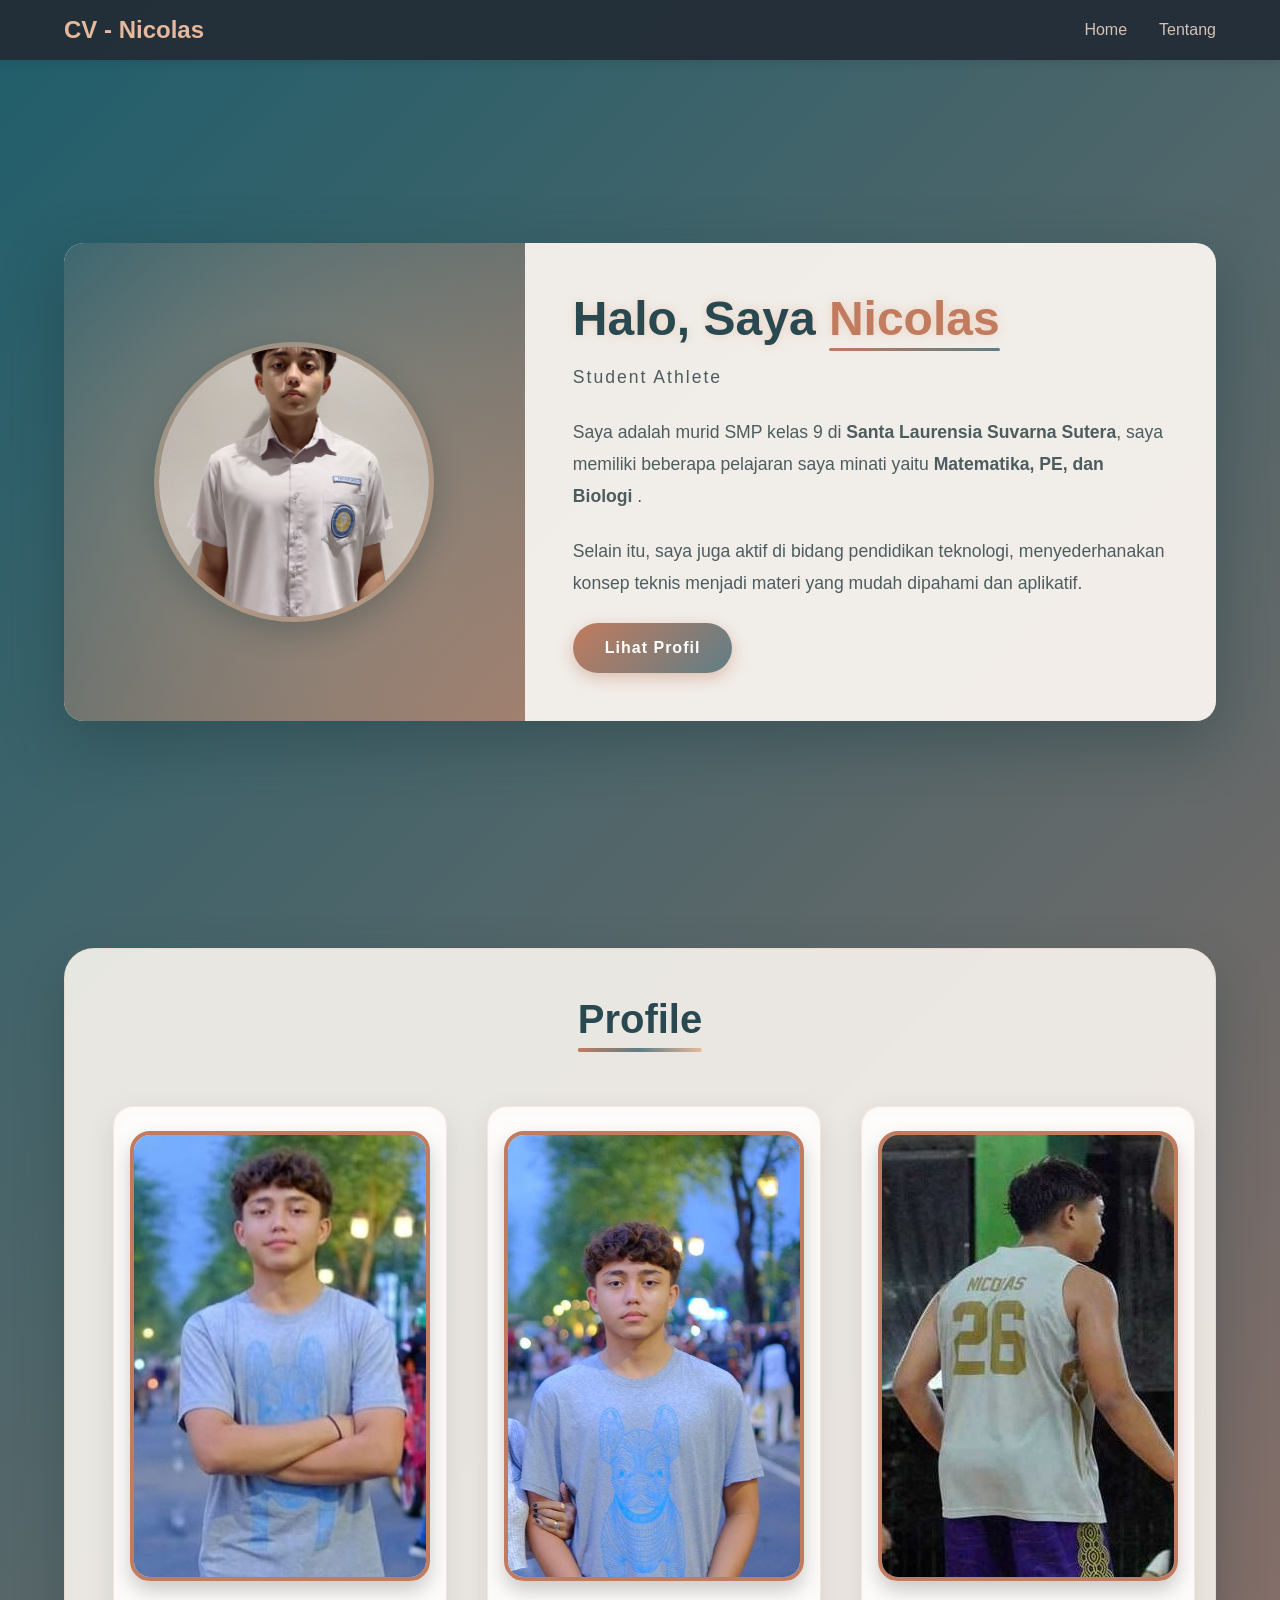
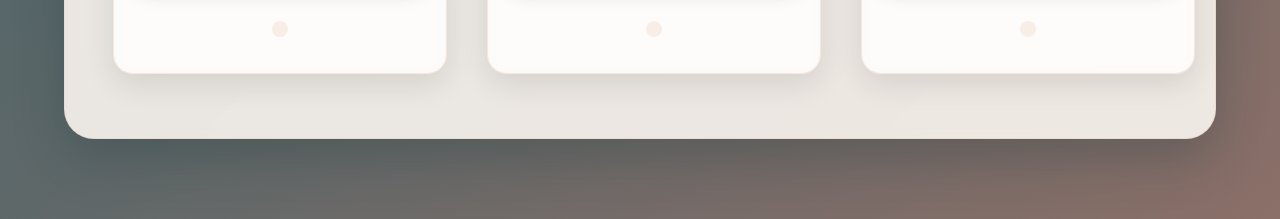
<file: index.html>
<!DOCTYPE html>
<html lang="id">
<head>
    <meta charset="UTF-8">
    <meta name="viewport" content="width=device-width, initial-scale=1.0">
    <title>CV - Nicolas</title>
    <link rel="stylesheet" href="style.css">
</head>
<body>

    <nav class="navbar">
        <div class="logo">CV - Nicolas</div>
        <ul>
            <li><a href="index.html" class="active">Home</a></li>
            <li><a href="Tentang.html">Tentang</a></li>
        </ul>
    </nav>

    <section class="hero">
        <div class="container">
            <div class="left">
                <img src="Image_3.jpeg" alt="">
            </div>
            <div class="right">
                <h1>Halo, Saya <span>Nicolas</span></h1>
                <p class="subtitle">Student Athlete</p>
                <p>
                    Saya adalah murid SMP kelas 9 di <strong>Santa Laurensia Suvarna Sutera</strong>, saya
                    memiliki beberapa pelajaran saya minati yaitu <strong>Matematika, PE, dan Biologi</strong>
                    .
                </p>
                <p>
                    Selain itu, saya juga aktif di bidang pendidikan teknologi,
                    menyederhanakan konsep teknis menjadi materi yang mudah dipahami
                    dan aplikatif.
                </p>
                <a href="#" class="btn">Lihat Profil</a>
            </div>
        </div>
    </section>

    <section class="profile-section">
        <div class="profile-container">
            <h2 class="profile-title">Profile</h2>
            <div class="photo-grid">
                <div class="photo-card">
                    <div class="photo-frame">
                        <img src="Image_0.jpeg" alt="Guard Tribe Photo">
                    </div>
                    <p class="photo-label"></p>
                </div>
                
                <div class="photo-card">
                    <div class="photo-frame">
                        <img src="Image_1.jpeg" class="slot-image" alt="Nicolas 26 Photo">
                    </div>
                    <p class="photo-label"></p>
                </div>
                
                <div class="photo-card">
                    <div class="photo-frame">
                        <img src="Image_2.jpeg" alt="Social Media Photo">
                    </div>
                    <p class="photo-label"></p>
                </div>
            </div>
        </div>
    </section>

</body>

</html>
</file>
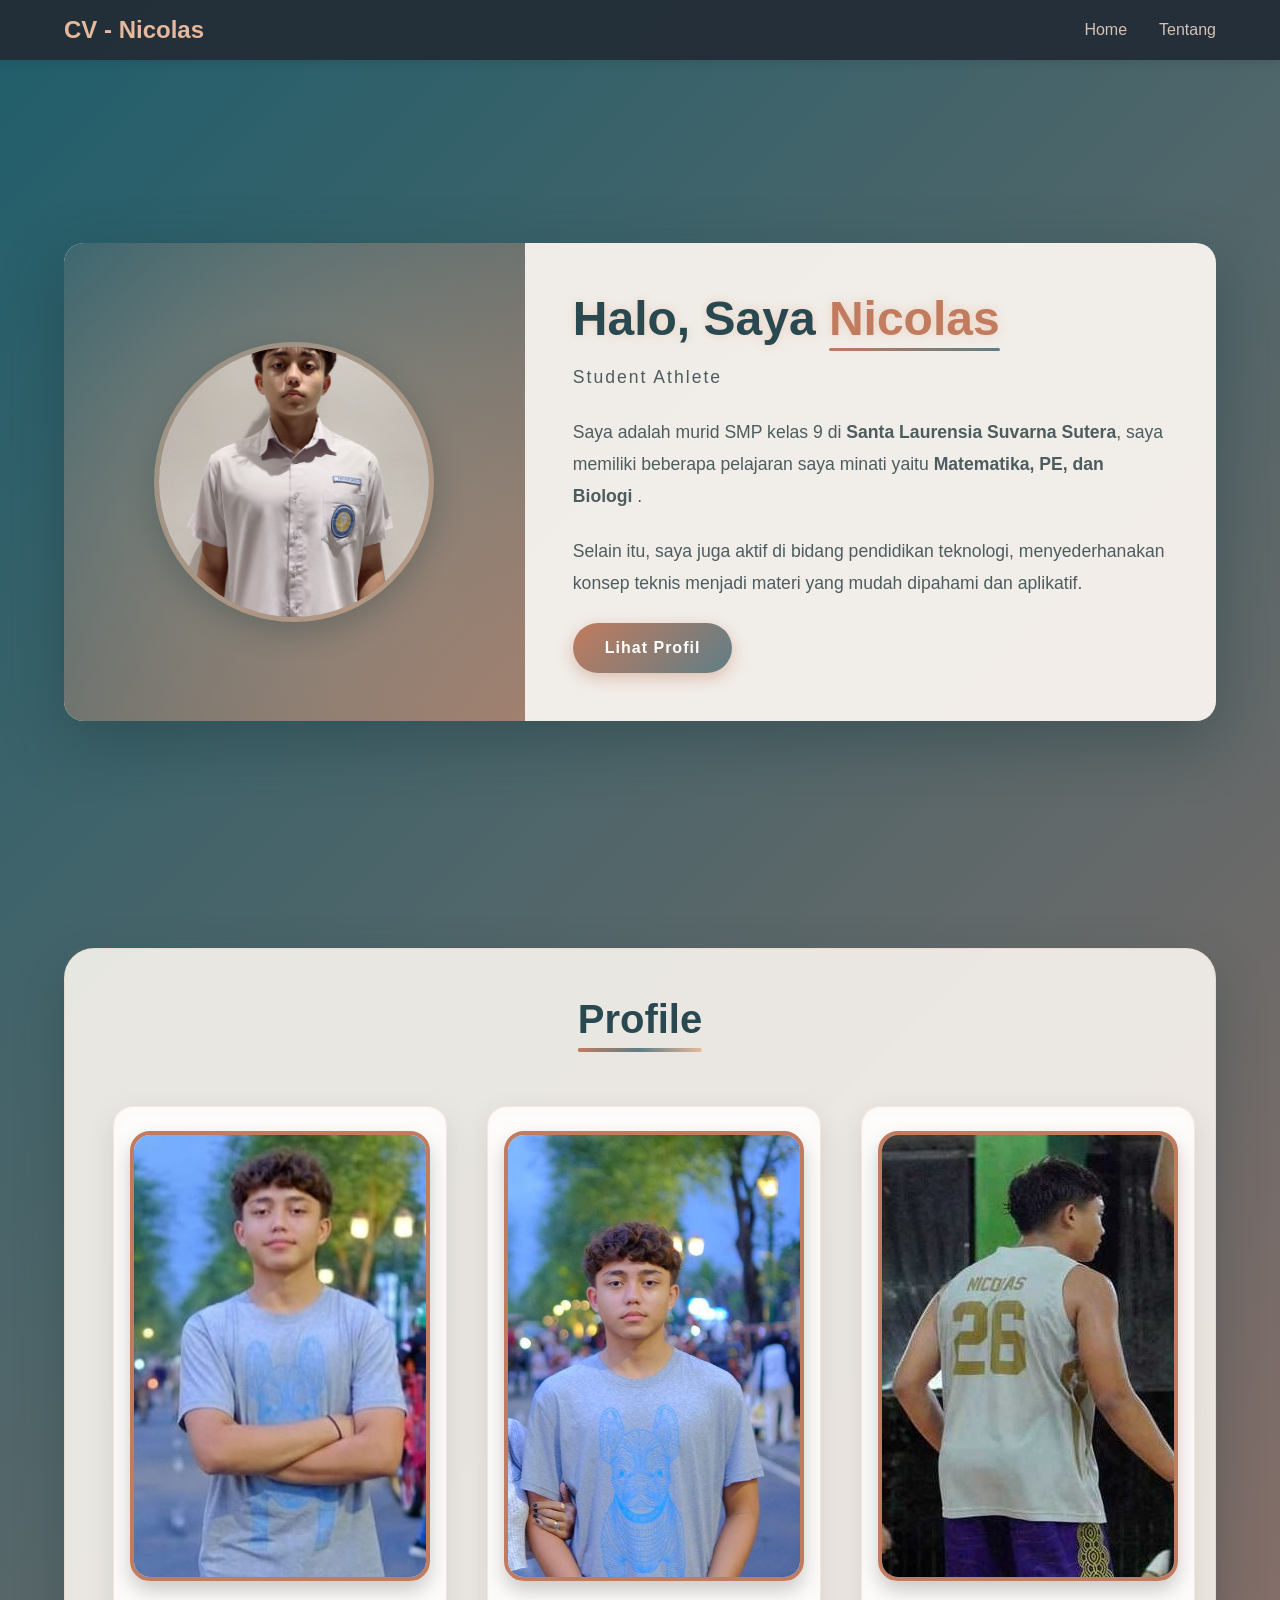
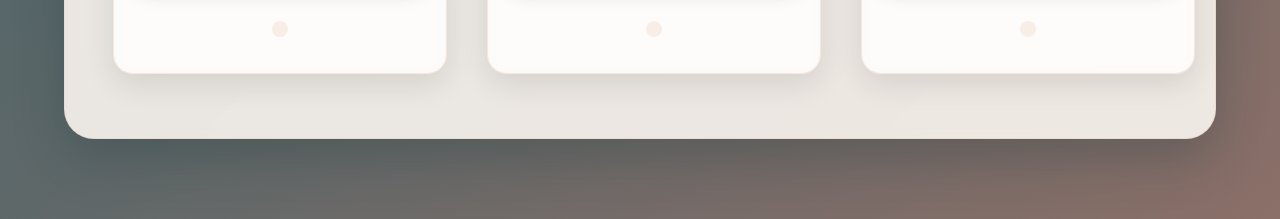
<file: home.html>
<!DOCTYPE html>
<html lang="id">
<head>
    <meta charset="UTF-8">
    <meta name="viewport" content="width=device-width, initial-scale=1.0">
    <title>CV - Nicolas</title>
    <link rel="stylesheet" href="style.css">
</head>
<body>

    <nav class="navbar">
        <div class="logo">CV - Nicolas</div>
        <ul>
            <li><a href="Home.html" class="active">Home</a></li>
            <li><a href="Tentang.html">Tentang</a></li>
        </ul>
    </nav>

    <section class="hero">
        <div class="container">
            <div class="left">
                <img src="Image_3.jpeg" alt="">
            </div>
            <div class="right">
                <h1>Halo, Saya <span>Nicolas</span></h1>
                <p class="subtitle">Student Athlete</p>
                <p>
                    Saya adalah murid SMP kelas 9 di <strong>Santa Laurensia Suvarna Sutera</strong>, saya
                    memiliki beberapa pelajaran saya minati yaitu <strong>Matematika, PE, dan Biologi</strong>
                    .
                </p>
                <p>
                    Selain itu, saya juga aktif di bidang pendidikan teknologi,
                    menyederhanakan konsep teknis menjadi materi yang mudah dipahami
                    dan aplikatif.
                </p>
                <a href="#" class="btn">Lihat Profil</a>
            </div>
        </div>
    </section>

    <section class="profile-section">
        <div class="profile-container">
            <h2 class="profile-title">Profile</h2>
            <div class="photo-grid">
                <div class="photo-card">
                    <div class="photo-frame">
                        <img src="Image_0.jpeg" alt="Guard Tribe Photo">
                    </div>
                    <p class="photo-label"></p>
                </div>
                
                <div class="photo-card">
                    <div class="photo-frame">
                        <img src="Image_1.jpeg" class="slot-image" alt="Nicolas 26 Photo">
                    </div>
                    <p class="photo-label"></p>
                </div>
                
                <div class="photo-card">
                    <div class="photo-frame">
                        <img src="Image_2.jpeg" alt="Social Media Photo">
                    </div>
                    <p class="photo-label"></p>
                </div>
            </div>
        </div>
    </section>

</body>
</html>
</file>
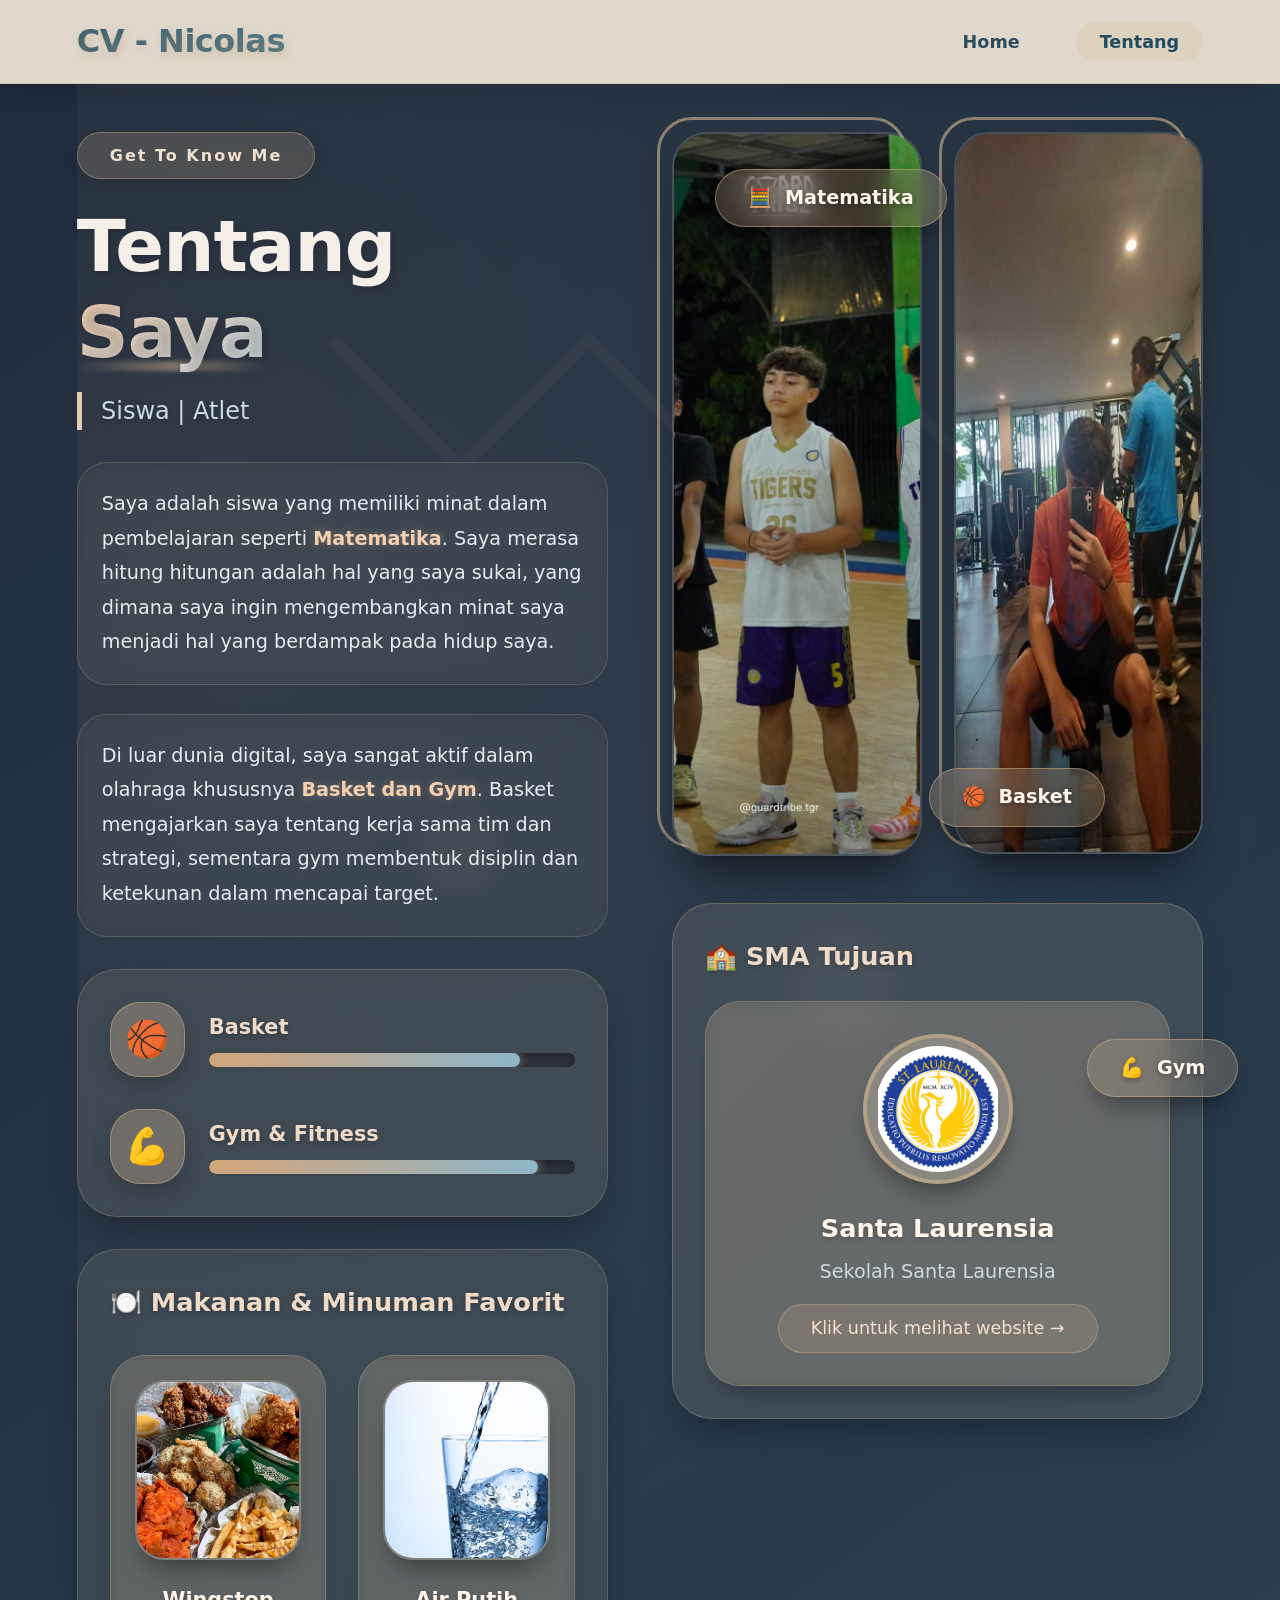
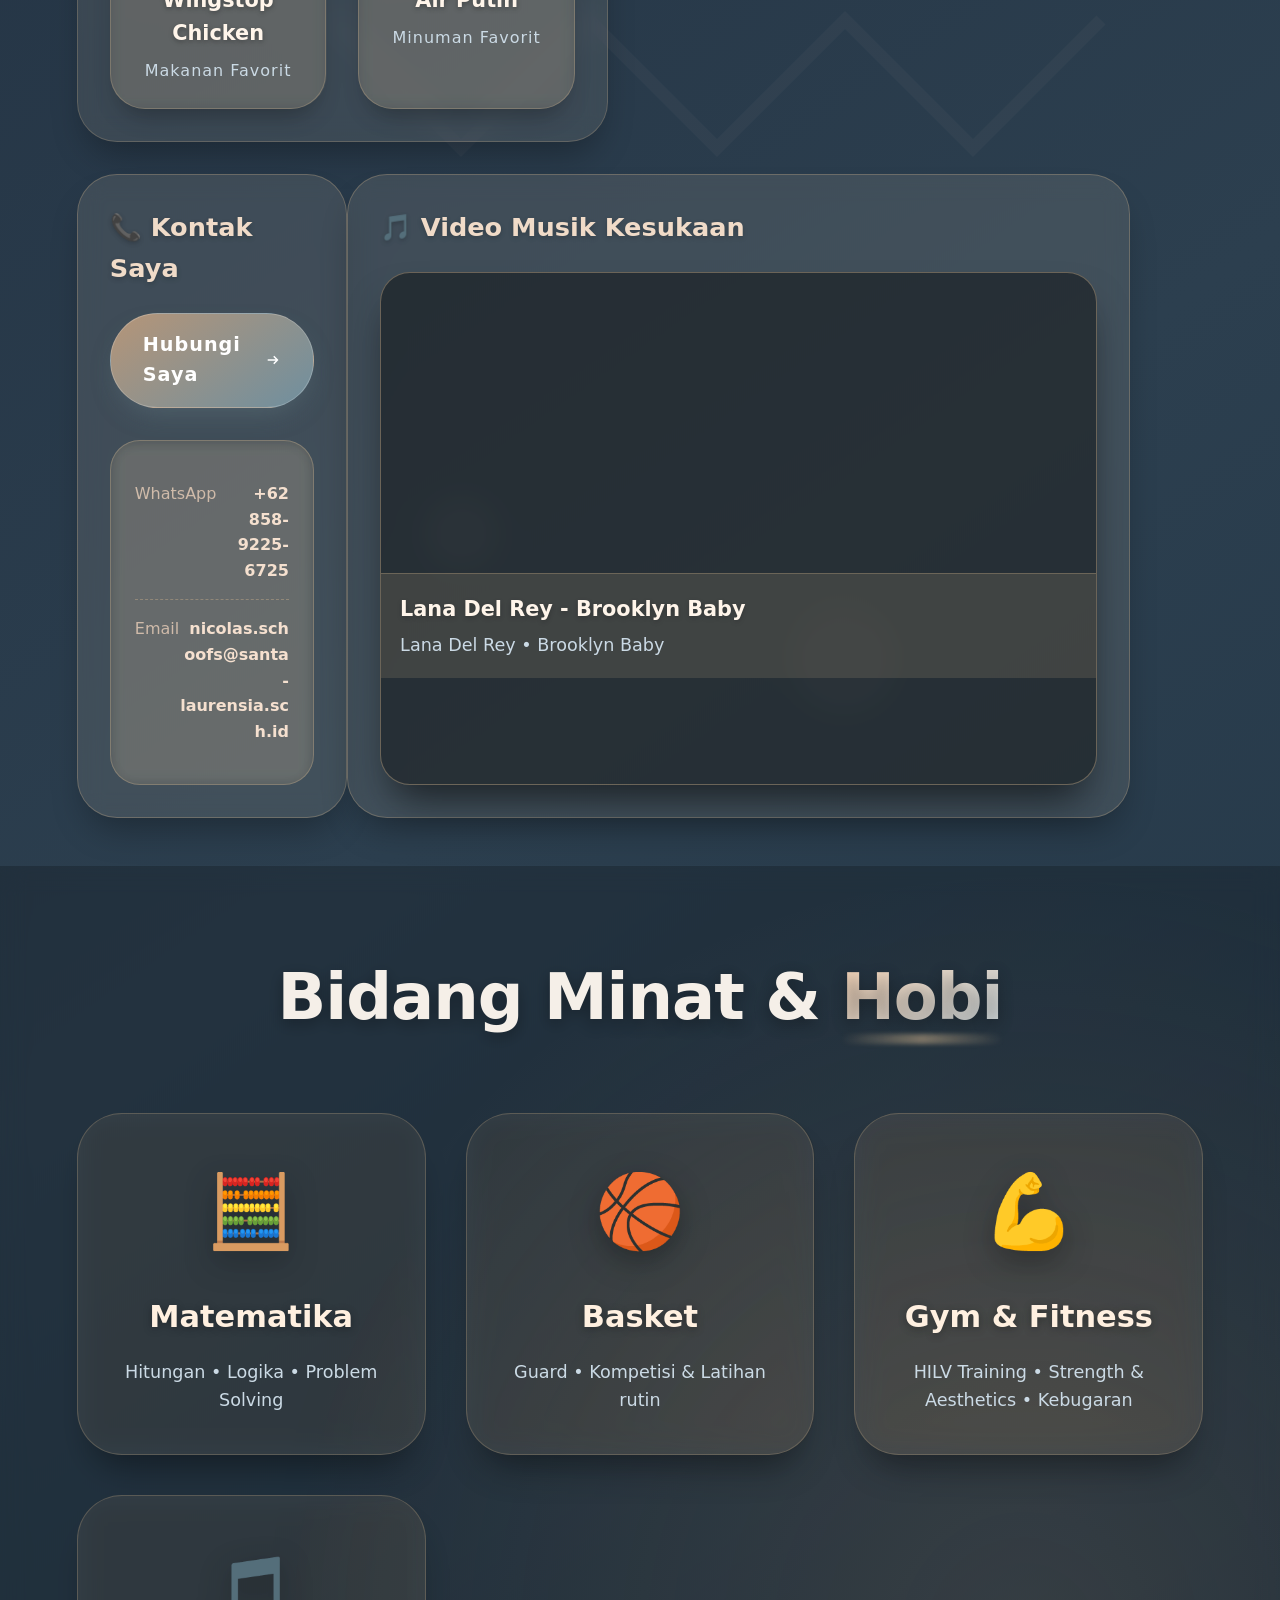
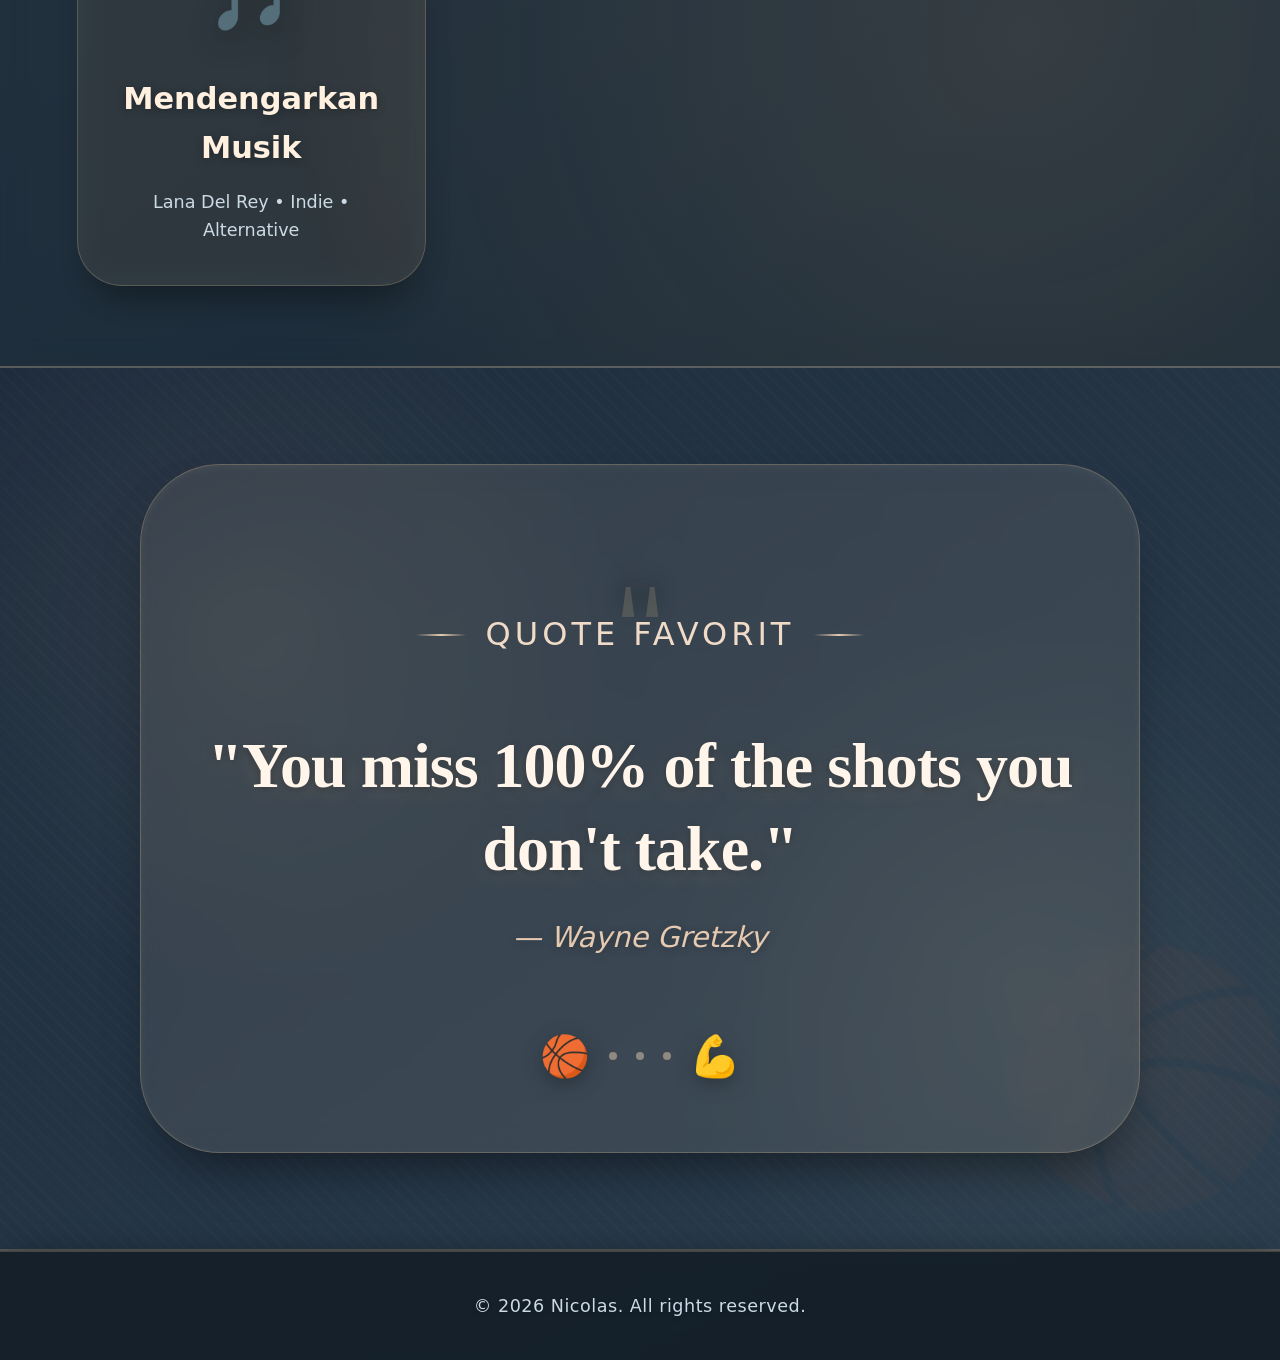
<file: Tentang.html>
<!DOCTYPE html>
<html lang="id">
<head>
    <meta charset="UTF-8">
    <meta name="viewport" content="width=device-width, initial-scale=1.0">
    <title>Tentang - Nicolas</title>
    <link rel="stylesheet" href="style-Tentang.css">
</head>
<body>

    <!-- ===== NAVBAR ===== -->
    <nav class="navbar">
        <div class="logo">CV - Nicolas</div>
        <ul>
            <li><a href="index.html">Home</a></li>
            <li><a href="Tentang.html" class="active">Tentang</a></li>
        </ul>
    </nav>

    <!-- ===== ABOUT HERO SECTION ===== -->
    <section class="about-hero">
        <div class="about-container">
            <!-- LEFT CONTENT -->
            <div class="about-left">
                <div class="profile-badge">
                    <span class="badge">Get To Know Me</span>
                </div>
                <h1>Tentang <span class="highlight">Saya</span></h1>
                <p class="about-subtitle">Siswa | Atlet</p>
                
                <div class="about-description">
                    <p>
                        Saya adalah siswa yang memiliki minat dalam pembelajaran seperti <strong>Matematika</strong>.
                        Saya merasa hitung hitungan adalah hal yang saya sukai, yang dimana saya ingin mengembangkan minat saya
                        menjadi hal yang berdampak pada hidup saya.
                    </p>
                    <p>
                        Di luar dunia digital, saya sangat aktif dalam olahraga khususnya 
                        <strong>Basket dan Gym</strong>. Basket mengajarkan saya tentang kerja sama tim dan strategi,
                        sementara gym membentuk disiplin dan ketekunan dalam mencapai target.
                    </p>
                </div>

                <!-- SPORT STATS -->
                <div class="sport-stats">
                    <div class="sport-item">
                        <div class="sport-icon">🏀</div>
                        <div class="sport-detail">
                            <h4>Basket</h4>
                            <div class="progress-bar">
                                <div class="progress" style="width: 85%"></div>
                            </div>
                        </div>
                    </div>
                    
                    <div class="sport-item">
                        <div class="sport-icon">💪</div>
                        <div class="sport-detail">
                            <h4>Gym & Fitness</h4>
                            <div class="progress-bar">
                                <div class="progress" style="width: 90%"></div>
                            </div>
                        </div>
                    </div>
                </div>

                <!-- MAKANAN & MINUMAN FAVORIT -->
                <div class="favorites-section">
                    <h3>🍽️ Makanan & Minuman Favorit</h3>
                    <div class="favorites-grid">
                        <div class="favorite-item">
                            <div class="favorite-image">
                                <img src="wingstop.jpg" alt="Wingstop Chicken" onerror="this.src='https://via.placeholder.com/200/00d2ff/ffffff?text=Wingstop'">
                            </div>
                            <div class="favorite-label">
                                <span class="favorite-name">Wingstop Chicken</span>
                                <span class="favorite-category">Makanan Favorit</span>
                            </div>
                        </div>
                        
                        <div class="favorite-item">
                            <div class="favorite-image">
                                <img src="air.jpg" alt="Air Putih" onerror="this.src='https://via.placeholder.com/200/3a7bd5/ffffff?text=Air'">
                            </div>
                            <div class="favorite-label">
                                <span class="favorite-name">Air Putih</span>
                                <span class="favorite-category">Minuman Favorit</span>
                            </div>
                        </div>
                    </div>
                </div>

                <!-- CONTACT & VIDEO ROW (SIDE BY SIDE) -->
                <div class="contact-video-row">
                    <!-- CONTACT SECTION -->
                    <div class="contact-section">
                        <h3>📞 Kontak Saya</h3>
                        <div class="contact-wrapper">
                            <a href="#" class="about-btn">
                                <span>Hubungi Saya</span>
                                <svg width="24" height="24" viewBox="0 0 20 20" fill="none">
                                    <path d="M4.16666 10H15.8333M15.8333 10L11.6667 5.83334M15.8333 10L11.6667 14.1667" stroke="currentColor" stroke-width="2" stroke-linecap="round" stroke-linejoin="round"/>
                                </svg>
                            </a>

                            <div class="contact-table">
                                <div class="contact-row">
                                    <span class="contact-label">WhatsApp</span>
                                    <span class="contact-value">+62 858-9225-6725</span>
                                </div>
                                <div class="contact-row">
                                    <span class="contact-label">Email</span>
                                    <span class="contact-value">nicolas.schoofs@santa-laurensia.sch.id</span>
                                </div>
                            </div>
                        </div>
                    </div>

       
    
                    <div class="music-section">
                        <h3>🎵 Video Musik Kesukaan</h3>
                        <div class="video-container">
                            <iframe 
                                width="560" 
                                height="315" 
                                src="https://youtu.be/T5xcnjAG8pE?si=_df_gfmW5Kv8Nriw" 
                                title="Lana Del Rey - Brooklyn Baby" 
                                frameborder="0" 
                                allow="accelerometer; autoplay; clipboard-write; encrypted-media; gyroscope; picture-in-picture; web-share" 
                                referrerpolicy="strict-origin-when-cross-origin" 
                                allowfullscreen>
                            </iframe>
                            <div class="video-info">
                                <h4>
                               <a href="https://youtu.be/T5xcnjAG8pE?si=_df_gfmW5Kv8Nriw" 
                             target="_blank" 
                             rel="noopener noreferrer"
                             style="text-decoration: none; color: inherit;">
                         Lana Del Rey - Brooklyn Baby
                       </a>
                   </h4>
                 <p>Lana Del Rey • Brooklyn Baby</p>
        
                            </div>
                        </div>
                    </div>
                </div>
            </div>

            <!-- RIGHT CONTENT (GAMBAR & SMA TUJUAN) -->
            <div class="about-right">
                <!-- Image Grid (2 Foto) -->
                <div class="image-grid">
                    <div class="image-wrapper">
                        <div class="image-border"></div>
                        <img src="WhatsApp Image 2026-02-26 at 7.28.38 PM (1).jpeg" alt="Nicolas Profile 1" class="about-image">
                        <div class="floating-card card-1">
                            <span>🧮</span>
                            <span>Matematika</span>
                        </div>
                    </div>

                    <div class="image-wrapper">
                        <div class="image-border"></div>
                        <img src="gym-1.jpeg" alt="Nicolas Profile 2" class="about-image">
                        <div class="floating-card card-2">
                            <span>🏀</span>
                            <span>Basket</span>
                        </div>
                    </div>
                </div>
                
                <!-- Floating Card Gym -->
                <div class="floating-card card-3">
                    <span>💪</span>
                    <span>Gym</span>
                </div>

                <!-- SMA TUJUAN SECTION (DI BAWAH GAMBAR) -->
                <div class="school-section">
                    <h3>🏫 SMA Tujuan</h3>
                    <a href="https://www.santa-laurensia.com/" target="_blank" class="school-card">
                        <div class="school-logo">
                            <img src="santa-laurensia.jpg" alt="Santa Laurensia Logo" onerror="this.src='https://via.placeholder.com/200/00d2ff/ffffff?text=SL'">
                        </div>
                        <div class="school-info">
                            <h4>Santa Laurensia</h4>
                            <p>Sekolah Santa Laurensia</p>
                            <span class="school-link">Klik untuk melihat website →</span>
                        </div>
                    </a>
                </div>
            </div>
        </div>
    </section>

    <!-- ===== HOBBIES SECTION ===== -->
    <section class="hobbies-section">
        <h2 class="section-title">Bidang Minat & <span class="highlight">Hobi</span></h2>
        <div class="hobby-grid">
            <div class="hobby-card">
                <div class="hobby-icon">🧮</div>
                <h3>Matematika</h3>
                <p>Hitungan • Logika • Problem Solving</p>
            </div>
            <div class="hobby-card">
                <div class="hobby-icon">🏀</div>
                <h3>Basket</h3>
                <p> Guard • Kompetisi & Latihan rutin</p>
            </div>
            <div class="hobby-card">
                <div class="hobby-icon">💪</div>
                <h3>Gym & Fitness</h3>
                <p>HILV Training • Strength & Aesthetics • Kebugaran</p>
            </div>
            <div class="hobby-card">
                <div class="hobby-icon">🎵</div>
                <h3>Mendengarkan Musik</h3>
                <p>Lana Del Rey • Indie • Alternative</p>
            </div>
        </div>
    </section>

     <section class="quotes-section">
        <div class="quotes-container">
            <div class="quotes-icon">"</div>
            <h3 class="quotes-title">Quote Favorit</h3>
            <blockquote class="quotes-text">
                "You miss 100% of the shots you don't take."
            </blockquote>
            <div class="quotes-author">— Wayne Gretzky</div>
            <div class="quotes-decoration">
                <span class="basketball-icon">🏀</span>
                <span class="quote-dot"></span>
                <span class="quote-dot"></span>
                <span class="quote-dot"></span>
                <span class="basketball-icon">💪</span>
            </div>
        </div>
    </section>
    <footer>
        <p>© 2026 Nicolas. All rights reserved.</p>
    </footer>

</body>

</html>
</file>
<file: style.css>
* {
    margin: 0;
    padding: 0;
    box-sizing: border-box;
}

body {
    font-family: 'Segoe UI', Tahoma, Geneva, Verdana, sans-serif;
    /* Warna unik: Deep Teal ke Warm Taupe */
    background: linear-gradient(135deg, #1f5e6b 0%, #8b6f68 100%);
    min-height: 100vh;
}

/* Navbar Styles */
.navbar {
    background: rgba(35, 45, 55, 0.95); /* Dark slate */
    padding: 1rem 5%;
    display: flex;
    justify-content: space-between;
    align-items: center;
    box-shadow: 0 2px 10px rgba(0,0,0,0.1);
    position: fixed;
    width: 100%;
    top: 0;
    z-index: 1000;
}

.logo {
    font-size: 1.5rem;
    font-weight: bold;
    color: #e6b89c; /* Peach */
}

.navbar ul {
    display: flex;
    list-style: none;
    gap: 2rem;
}

.navbar ul li a {
    text-decoration: none;
    color: #d4c2b5; /* Warm gray */
    font-weight: 500;
    transition: color 0.3s ease;
}

.navbar ul li a:hover {
    color: #e6b89c;
}

/* Hero Section */
.hero {
    min-height: 100vh;
    display: flex;
    align-items: center;
    justify-content: center;
    padding: 6rem 5% 2rem 5%;
}

.container {
    background: rgba(250, 245, 240, 0.95); /* Cream */
    border-radius: 20px;
    box-shadow: 0 20px 60px rgba(25, 55, 60, 0.4);
    display: flex;
    max-width: 1200px;
    overflow: hidden;
    animation: fadeIn 1s ease;
}

@keyframes fadeIn {
    from {
        opacity: 0;
        transform: translateY(20px);
    }
    to {
        opacity: 1;
        transform: translateY(0);
    }
}

/* Left Section with Photo */
.left {
    flex: 1;
    background: linear-gradient(135deg, #2c5f6b 0%, #9a7b6b 100%);
    display: flex;
    align-items: center;
    justify-content: center;
    padding: 2rem;
    position: relative;
    overflow: hidden;
}

/* Efek Neon pada Background Foto */
.left::before {
    content: '';
    position: absolute;
    top: -50%;
    left: -50%;
    width: 200%;
    height: 200%;
    background: radial-gradient(circle, rgba(230, 184, 156, 0.3) 0%, transparent 70%);
    animation: neonPulse 3s ease-in-out infinite;
    pointer-events: none;
}

@keyframes neonPulse {
    0%, 100% {
        opacity: 0.3;
        transform: scale(1);
    }
    50% {
        opacity: 0.7;
        transform: scale(1.1);
    }
}

.left img {
    width: 280px;
    height: 280px;
    border-radius: 50%;
    object-fit: cover;
    border: 5px solid rgba(230, 184, 156, 0.4);
    box-shadow: 0 10px 30px rgba(25, 55, 60, 0.3);
    transition: all 0.5s cubic-bezier(0.4, 0, 0.2, 1);
    position: relative;
    z-index: 1;
}

/* Efek Hover pada Foto */
.left img:hover {
    transform: scale(1.1) rotate(3deg);
    border-color: #e6b89c;
    box-shadow: 
        0 20px 40px rgba(25, 55, 60, 0.4),
        0 0 30px rgba(44, 95, 107, 0.8),
        0 0 60px rgba(154, 123, 107, 0.6);
}

/* Right Section */
.right {
    flex: 1.5;
    padding: 3rem;
}

/* Efek Neon pada Judul */
.right h1 {
    font-size: 3rem;
    margin-bottom: 1rem;
    color: #2a484f; /* Deep teal */
    text-shadow: 0 0 10px rgba(230, 184, 156, 0.5);
    animation: titleGlow 2s ease-in-out infinite;
}

@keyframes titleGlow {
    0%, 100% {
        text-shadow: 0 0 10px rgba(230, 184, 156, 0.5);
    }
    50% {
        text-shadow: 
            0 0 20px rgba(230, 184, 156, 0.8),
            0 0 40px rgba(44, 95, 107, 0.6),
            0 0 60px rgba(154, 123, 107, 0.4);
    }
}

.right h1 span {
    color: #c17b5e; /* Terracotta */
    position: relative;
    display: inline-block;
}

.right h1 span::after {
    content: '';
    position: absolute;
    bottom: -5px;
    left: 0;
    width: 100%;
    height: 3px;
    background: linear-gradient(90deg, #c17b5e, #5f7e85);
    border-radius: 2px;
    animation: underlinePulse 2s ease-in-out infinite;
}

@keyframes underlinePulse {
    0%, 100% {
        width: 100%;
        opacity: 0.5;
    }
    50% {
        width: 120%;
        opacity: 1;
        box-shadow: 0 0 20px #c17b5e;
    }
}

.subtitle {
    font-size: 1.2rem;
    color: #5f7e85; /* Muted teal */
    margin-bottom: 2rem;
    letter-spacing: 2px;
}

.right p {
    margin-bottom: 1.5rem;
    line-height: 1.8;
    color: #4d5d5f; /* Grayish teal */
    font-size: 1.1rem;
}

.btn {
    display: inline-block;
    padding: 1rem 2rem;
    background: linear-gradient(135deg, #c17b5e 0%, #5f7e85 100%);
    color: white;
    text-decoration: none;
    border-radius: 50px;
    font-weight: bold;
    letter-spacing: 1px;
    transition: all 0.3s ease;
    box-shadow: 0 5px 15px rgba(193, 123, 94, 0.4);
    border: none;
    cursor: pointer;
}

.btn:hover {
    transform: translateY(-3px);
    box-shadow: 0 10px 25px rgba(193, 123, 94, 0.6);
}

/* Profile Section (3 gambar di bawah) */
.profile-section {
    padding: 3rem 5% 5rem 5%;
    display: flex;
    justify-content: center;
    align-items: center;
}

.profile-container {
    max-width: 1200px;
    width: 100%;
    background: rgba(250, 245, 240, 0.9);
    border-radius: 30px;
    padding: 3rem 2rem;
    box-shadow: 0 20px 50px rgba(25, 55, 60, 0.3);
    backdrop-filter: blur(5px);
    border: 1px solid rgba(230, 184, 156, 0.3);
    animation: slideUp 0.8s ease;
}

@keyframes slideUp {
    from {
        opacity: 0;
        transform: translateY(40px);
    }
    to {
        opacity: 1;
        transform: translateY(0);
    }
}

.profile-title {
    text-align: center;
    font-size: 2.5rem;
    margin-bottom: 3rem;
    color: #2a484f;
    position: relative;
    display: inline-block;
    left: 50%;
    transform: translateX(-50%);
}

.profile-title::after {
    content: '';
    position: absolute;
    bottom: -10px;
    left: 0;
    width: 100%;
    height: 4px;
    background: linear-gradient(90deg, #c17b5e, #5f7e85, #e6b89c);
    border-radius: 2px;
}

.photo-grid {
    display: grid;
    grid-template-columns: repeat(3, 1fr);
    gap: 2.5rem;
    padding: 1rem;
}

.photo-card {
    background: rgba(255, 255, 255, 0.7);
    border-radius: 20px;
    padding: 1.5rem 1rem 2rem;
    text-align: center;
    backdrop-filter: blur(5px);
    border: 1px solid rgba(230, 184, 156, 0.3);
    transition: all 0.4s ease;
    box-shadow: 0 10px 30px rgba(0, 0, 0, 0.1);
}

.photo-card:hover {
    transform: translateY(-15px) scale(1.02);
    border-color: #e6b89c;
    box-shadow: 0 20px 40px rgba(44, 95, 107, 0.3);
    background: rgba(255, 255, 255, 0.9);
}

.photo-frame {
    width: 300px;
    height: 450px;
    margin: 0 auto 1.5rem;
    border-radius: 20px;
    overflow: hidden;
    border: 4px solid #c17b5e;
    box-shadow: 0 10px 20px rgba(0, 0, 0, 0.2);
    transition: all 0.3s ease;
}

.photo-card:hover .photo-frame {
    border-color: #e6b89c;
    transform: scale(1.05) rotate(2deg);
    box-shadow: 0 15px 30px rgba(193, 123, 94, 0.4);
}

.slot-image {
    width: 100%;
    height: 100%;
    object-fit: cover;
    display: block;
    transition: transform 0.5s ease;
}

.photo-card:hover .slot-image {
    transform: scale(1.1);
}

.photo-label {
    font-size: 1.1rem;
    font-weight: 600;
    color: #2a484f;
    letter-spacing: 1px;
    margin-top: 1rem;
    padding: 0.5rem;
    background: rgba(230, 184, 156, 0.2);
    border-radius: 30px;
    display: inline-block;
}

/* Responsive Design */
@media (max-width: 768px) {
    .container {
        flex-direction: column;
    }
    
    .left img {
        width: 220px;
        height: 220px;
    }
    
    .right h1 {
        font-size: 2.5rem;
    }
    
    .photo-grid {
        grid-template-columns: 1fr;
        gap: 1.5rem;
    }
    
    .photo-frame {
        width: 180px;
        height: 180px;
    }
    
    .profile-title {
        font-size: 2rem;
    }
}
</file>
<file: style-Tentang.css>
* {
    margin: 0;
    padding: 0;
    box-sizing: border-box;
}

body {
    font-family: 'Inter', 'Poppins', system-ui, -apple-system, sans-serif;
    background: linear-gradient(145deg, #1e2b3c 0%, #2c3f4f 50%, #1a2f40 100%);
    color: #f0f4f8;
    line-height: 1.6;
    overflow-x: hidden;
}

/* ===== HOMEY NAVBAR DENGAN EFEK KAYU ===== */
.navbar {
    background: rgba(245, 235, 220, 0.9);
    backdrop-filter: blur(15px);
    -webkit-backdrop-filter: blur(15px);
    border-bottom: 1px solid rgba(200, 170, 140, 0.3);
    display: flex;
    justify-content: space-between;
    align-items: center;
    padding: 1rem 6%;
    position: sticky;
    top: 0;
    z-index: 1000;
    box-shadow: 0 10px 30px -10px rgba(0,0,0,0.2);
}

.navbar .logo {
    font-size: 2rem;
    font-weight: 700;
    background: linear-gradient(145deg, #3b5f6e, #4a7a8c);
    -webkit-background-clip: text;
    -webkit-text-fill-color: transparent;
    background-clip: text;
    letter-spacing: -0.5px;
    text-shadow: 2px 4px 10px rgba(180, 140, 100, 0.3);
}

.navbar ul {
    display: flex;
    list-style: none;
    gap: 2rem;
}

.navbar ul li a {
    color: #2c4c5c;
    text-decoration: none;
    font-weight: 600;
    font-size: 1.1rem;
    padding: 0.6rem 1.5rem;
    border-radius: 60px;
    transition: all 0.3s ease;
    background: transparent;
    position: relative;
}

.navbar ul li a::after {
    content: '';
    position: absolute;
    bottom: 0;
    left: 50%;
    transform: translateX(-50%);
    width: 0;
    height: 3px;
    background: linear-gradient(90deg, #b58b6b, #7c9eb2);
    border-radius: 3px;
    transition: width 0.3s ease;
}

.navbar ul li a:hover::after {
    width: 60%;
}

.navbar ul li a:hover,
.navbar ul li a.active {
    background: rgba(210, 180, 140, 0.2);
    color: #1f4b5e;
}


.about-hero {
    min-height: 100vh;
    display: flex;
    align-items: center;
    padding: 3rem 6%;
    position: relative;
    overflow: hidden;
}

.about-hero::before {
    content: '';
    position: absolute;
    width: 100%;
    height: 100%;
    background: radial-gradient(circle at 10% 20%, rgba(200, 160, 120, 0.1) 0%, transparent 50%);
    pointer-events: none;
}

.about-hero::after {
    content: '';
    position: absolute;
    width: 100%;
    height: 100%;
    background: url('data:image/svg+xml;utf8,<svg xmlns="http://www.w3.org/2000/svg" viewBox="0 0 100 100" opacity="0.03"><path d="M20 20 L30 30 L40 20 L50 30 L60 20 L70 30 L80 20" stroke="%23e5c9b1" fill="none" stroke-width="1"/><circle cx="30" cy="60" r="3" fill="%23e5c9b1"/><circle cx="60" cy="70" r="4" fill="%23e5c9b1"/></svg>');
    background-repeat: repeat;
    pointer-events: none;
}

.about-container {
    max-width: 1500px;
    margin: 0 auto;
    display: grid;
    grid-template-columns: 1fr 1fr;
    gap: 4rem;
    align-items: start;
    position: relative;
    z-index: 2;
}


.badge {
    background: rgba(210, 180, 140, 0.2);
    color: #f0e0cf;
    padding: 0.6rem 2rem;
    border-radius: 60px;
    font-size: 1rem;
    font-weight: 600;
    letter-spacing: 2px;
    border: 1px solid rgba(210, 180, 140, 0.4);
    display: inline-block;
    margin-bottom: 1.5rem;
    backdrop-filter: blur(5px);
    box-shadow: 0 4px 15px rgba(0,0,0,0.15);
}

.about-left h1 {
    font-size: 4.5rem;
    margin-bottom: 1rem;
    line-height: 1.2;
    color: #f5efe8;
    font-weight: 700;
    letter-spacing: -1px;
    text-shadow: 2px 2px 10px rgba(0,0,0,0.2);
}

.highlight {
    background: linear-gradient(145deg, #f5d0b0, #d0e0e8);
    -webkit-background-clip: text;
    -webkit-text-fill-color: transparent;
    background-clip: text;
    position: relative;
    display: inline-block;
}

.highlight::after {
    content: '';
    position: absolute;
    bottom: 5px;
    left: 0;
    width: 100%;
    height: 10px;
    background: linear-gradient(90deg, transparent, rgba(210, 180, 140, 0.5), transparent);
    border-radius: 5px;
    z-index: -1;
    filter: blur(2px);
}

.about-subtitle {
    font-size: 1.5rem;
    color: #cbdae5;
    margin-bottom: 2rem;
    font-weight: 300;
    border-left: 5px solid #e5c9b1;
    padding-left: 1.2rem;
    text-shadow: 0 2px 5px rgba(0,0,0,0.2);
}

.about-description p {
    color: #e5edf2;
    margin-bottom: 1.8rem;
    font-size: 1.2rem;
    line-height: 1.8;
    background: rgba(240, 225, 205, 0.07);
    padding: 1.5rem;
    border-radius: 30px;
    backdrop-filter: blur(8px);
    border: 1px solid rgba(210, 180, 140, 0.2);
    box-shadow: inset 0 2px 10px rgba(0,0,0,0.1);
}

.about-description strong {
    color: #f5d0b0;
    font-weight: 600;
    text-shadow: 0 0 8px rgba(245, 208, 176, 0.3);
}

.sport-stats {
    background: rgba(230, 210, 185, 0.1);
    backdrop-filter: blur(12px);
    border-radius: 40px;
    padding: 2rem;
    margin: 2rem 0;
    border: 1px solid rgba(210, 180, 140, 0.25);
    box-shadow: 0 20px 35px -10px rgba(0,0,0,0.3);
}

.sport-item {
    display: flex;
    align-items: center;
    gap: 1.5rem;
    margin-bottom: 2rem;
}

.sport-item:last-child {
    margin-bottom: 0;
}

.sport-icon {
    font-size: 2.2rem;
    background: rgba(210, 180, 140, 0.25);
    width: 75px;
    height: 75px;
    display: flex;
    align-items: center;
    justify-content: center;
    border-radius: 30px;
    border: 1px solid rgba(210, 180, 140, 0.5);
    backdrop-filter: blur(5px);
    box-shadow: 0 8px 20px rgba(0,0,0,0.2);
}

.sport-detail {
    flex: 1;
}

.sport-detail h4 {
    margin-bottom: 0.5rem;
    color: #f0dbc8;
    font-size: 1.3rem;
    text-shadow: 0 2px 5px rgba(0,0,0,0.2);
}

.progress-bar {
    background: rgba(0, 0, 0, 0.3);
    height: 14px;
    border-radius: 20px;
    overflow: hidden;
    box-shadow: inset 0 2px 8px rgba(0,0,0,0.4);
}

.progress {
    height: 100%;
    background: linear-gradient(90deg, #d4a67b, #8fb5c7);
    border-radius: 20px;
    position: relative;
    animation: progressSlide 1.5s ease-out;
    box-shadow: 0 0 12px rgba(210, 180, 140, 0.6);
}

@keyframes progressSlide {
    from { width: 0; }
}

/* ===== FAVORITES SECTION - COZY DENGAN EFEK LIFT ===== */
.favorites-section {
    background: rgba(230, 210, 185, 0.1);
    backdrop-filter: blur(12px);
    border-radius: 40px;
    padding: 2rem;
    margin: 2rem 0;
    border: 1px solid rgba(210, 180, 140, 0.25);
    box-shadow: 0 20px 35px -10px rgba(0,0,0,0.3);
}

.favorites-section h3 {
    color: #f0dbc8;
    margin-bottom: 2rem;
    font-size: 1.6rem;
    display: flex;
    align-items: center;
    gap: 0.8rem;
    text-shadow: 0 2px 5px rgba(0,0,0,0.2);
}

.favorites-grid {
    display: grid;
    grid-template-columns: 1fr 1fr;
    gap: 2rem;
}

.favorite-item {
    background: rgba(210, 180, 140, 0.15);
    border-radius: 35px;
    padding: 1.5rem;
    text-align: center;
    border: 1px solid rgba(210, 180, 140, 0.3);
    transition: all 0.4s cubic-bezier(0.175, 0.885, 0.32, 1.275);
    backdrop-filter: blur(8px);
    box-shadow: 0 15px 25px -10px rgba(0,0,0,0.3);
}

.favorite-item:hover {
    transform: translateY(-12px) scale(1.02);
    background: rgba(210, 180, 140, 0.22);
    box-shadow: 0 25px 40px -8px rgba(180, 140, 100, 0.5);
    border-color: #e5b78c;
}

.favorite-image {
    width: 100%;
    height: 180px;
    border-radius: 30px;
    overflow: hidden;
    margin-bottom: 1.5rem;
    box-shadow: 0 15px 25px -8px rgba(0,0,0,0.4);
    border: 2px solid rgba(255, 240, 220, 0.2);
}

.favorite-image img {
    width: 100%;
    height: 100%;
    object-fit: cover;
    transition: transform 0.6s ease;
}

.favorite-item:hover .favorite-image img {
    transform: scale(1.12);
}

.favorite-label {
    display: flex;
    flex-direction: column;
    gap: 0.5rem;
}

.favorite-name {
    font-weight: 700;
    color: #fff5ea;
    font-size: 1.3rem;
    text-shadow: 0 2px 5px rgba(0,0,0,0.3);
}

.favorite-category {
    font-size: 1rem;
    color: #cbdae5;
    letter-spacing: 1px;
}


.contact-video-row {
    display: grid;
    grid-template-columns: 1.5fr 1.6fr; /
    gap: 2rem;
    margin-top: 2rem;
    align-items: stretch;
}


.contact-section {
    background: rgba(230, 210, 185, 0.12);
    backdrop-filter: blur(12px);
    border-radius: 40px;
    padding: 2rem;
    border: 1px solid rgba(210, 180, 140, 0.3);
    box-shadow: 0 20px 35px -10px rgba(0,0,0,0.3);
    display: flex;
    flex-direction: column;
    height: 100%;
    min-height: 400px; /
}

.contact-section h3 {
    color: #f0dbc8;
    margin-bottom: 1.5rem;
    font-size: 1.6rem;
    display: flex;
    align-items: center;
    gap: 0.5rem;
    text-shadow: 0 2px 5px rgba(0,0,0,0.2);
}

.contact-wrapper {
    display: flex;
    flex-direction: column;
    gap: 2rem;
    flex: 1;
    justify-content: space-between; /* Ratakan isi */
}

.about-btn {
    display: inline-flex;
    align-items: center;
    justify-content: center;
    gap: 1rem;
    background: linear-gradient(145deg, #b59578, #6f8f9f);
    color: white;
    padding: 1rem 2rem;
    border-radius: 60px;
    text-decoration: none;
    font-weight: 600;
    font-size: 1.2rem;
    transition: all 0.3s ease;
    box-shadow: 0 12px 25px -8px rgba(90, 110, 120, 0.6);
    border: 1px solid rgba(255, 255, 255, 0.2);
    width: 100%;
    letter-spacing: 1px;
}

.about-btn:hover {
    background: linear-gradient(145deg, #8a6e5a, #5a7a8a);
    transform: translateY(-5px);
    box-shadow: 0 20px 35px -8px rgba(100, 120, 130, 0.8);
    gap: 1.5rem;
}

.contact-table {
    background: rgba(210, 180, 140, 0.15);
    border-radius: 30px;
    padding: 1.5rem;
    border: 1px solid rgba(210, 180, 140, 0.3);
    backdrop-filter: blur(8px);
    box-shadow: inset 0 2px 10px rgba(0,0,0,0.1);
}

.contact-row {
    display: flex;
    justify-content: space-between;
    padding: 1rem 0;
    border-bottom: 1px dashed rgba(210, 180, 140, 0.4);
}

.contact-row:last-child {
    border-bottom: none;
}

.contact-label {
    color: #d0bbaa;
    font-size: 1rem;
    font-weight: 500;
}

.contact-value {
    color: #f5e0cf;
    font-weight: 600;
    font-size: 1rem;
    word-break: break-word;
    text-align: right;
}

/* Video Card - SELEBAR BIRU (lebih lebar) */
.contact-video-row .music-section {
    background: rgba(230, 210, 185, 0.12);
    backdrop-filter: blur(12px);
    border-radius: 40px;
    padding: 2rem;
    border: 1px solid rgba(210, 180, 140, 0.3);
    box-shadow: 0 20px 35px -10px rgba(0,0,0,0.3);
    display: flex;
    flex-direction: column;
    height: 100%;
    width: 300%; /* Pastikan full width */
}

.contact-video-row .music-section h3 {
    color: #f0dbc8;
    margin-bottom: 1.5rem;
    font-size: 1.6rem;
    display: flex;
    align-items: center;
    gap: 0.5rem;
    text-shadow: 0 2px 5px rgba(0,0,0,0.2);
}

.contact-video-row .video-container {
    width: 100%;
    border-radius: 30px;
    overflow: hidden;
    background: rgba(0, 0, 0, 0.4);
    box-shadow: 0 25px 40px -12px rgba(0, 0, 0, 0.6);
    flex: 1;
    display: flex;
    flex-direction: column;
    border: 1px solid rgba(210, 180, 140, 0.4);
}

.contact-video-row .video-container iframe {
    width: 100%;
    height: 300px;
    border: none;
    display: block;
}

.contact-video-row .video-info {
    padding: 1.2rem;
    background: rgba(210, 180, 140, 0.15);
    border-top: 1px solid rgba(210, 180, 140, 0.3);
}

.contact-video-row .video-info h4 {
    font-size: 1.3rem;
    margin-bottom: 0.3rem;
    color: #fff5ea;
    text-shadow: 0 2px 5px rgba(0,0,0,0.2);
}

.contact-video-row .video-info p {
    font-size: 1.1rem;
    color: #cbdae5;
}


.about-right {
    position: relative;
    display: flex;
    flex-direction: column;
    gap: 2.5rem;
}

.image-grid {
    display: grid;
    grid-template-columns: 1fr 1fr;
    gap: 2rem;
    position: relative;
}

.image-wrapper {
    position: relative;
    width: 100%;
    filter: drop-shadow(0 25px 30px -12px rgba(0,0,0,0.5));
}

.image-border {
    position: absolute;
    top: -15px;
    left: -15px;
    right: 15px;
    bottom: 15px;
    border: 3px solid rgba(210, 180, 140, 0.6);
    border-radius: 35px;
    z-index: 1;
    transition: all 0.4s ease;
}

.image-wrapper:hover .image-border {
    top: -20px;
    left: -20px;
    right: 20px;
    bottom: 20px;
    border-color: #e5b78c;
}

.about-image {
    width: 100%;
    height: auto;
    border-radius: 35px;
    position: relative;
    z-index: 2;
    box-shadow: 0 30px 45px -18px rgba(0, 0, 0, 0.6);
    transition: transform 0.4s ease;
    border: 2px solid rgba(255, 240, 220, 0.15);
}

.about-image:hover {
    transform: scale(1.03);
}

.floating-card {
    position: absolute;
    background: rgba(200, 170, 140, 0.25);
    backdrop-filter: blur(15px);
    padding: 0.8rem 2rem;
    border-radius: 60px;
    display: flex;
    align-items: center;
    gap: 0.8rem;
    border: 1px solid rgba(210, 180, 140, 0.5);
    z-index: 3;
    font-size: 1.2rem;
    font-weight: 600;
    color: #fff5ea;
    box-shadow: 0 15px 25px -8px rgba(0,0,0,0.4);
    animation: float 6s ease-in-out infinite;
    text-shadow: 0 2px 5px rgba(0,0,0,0.3);
}

.card-1 {
    top: 5%;
    right: -25px;
    animation-delay: 0s;
}

.card-2 {
    bottom: 5%;
    left: -25px;
    animation-delay: 1.5s;
}

.card-3 {
    bottom: 25%;
    right: -35px;
    animation-delay: 0.8s;
}

@keyframes float {
    0%, 100% { transform: translateY(0); }
    50% { transform: translateY(-15px); }
}


.school-section {
    background: rgba(230, 210, 185, 0.12);
    backdrop-filter: blur(12px);
    border-radius: 40px;
    padding: 2rem;
    border: 1px solid rgba(210, 180, 140, 0.3);
    box-shadow: 0 20px 35px -10px rgba(0,0,0,0.3);
    width: 100%;
}

.school-section h3 {
    color: #f0dbc8;
    margin-bottom: 1.5rem;
    font-size: 1.6rem;
    display: flex;
    align-items: center;
    gap: 0.5rem;
    text-shadow: 0 2px 5px rgba(0,0,0,0.2);
}

.school-card {
    display: flex;
    flex-direction: column;
    align-items: center;
    text-align: center;
    background: rgba(210, 180, 140, 0.15);
    border-radius: 35px;
    padding: 2rem;
    border: 1px solid rgba(210, 180, 140, 0.3);
    transition: all 0.4s ease;
    text-decoration: none;
    color: inherit;
    backdrop-filter: blur(8px);
    box-shadow: 0 15px 25px -10px rgba(0,0,0,0.3);
}

.school-card:hover {
    transform: translateY(-12px);
    background: rgba(210, 180, 140, 0.22);
    box-shadow: 0 30px 45px -15px rgba(150, 120, 90, 0.5);
    border-color: #e5b78c;
}

.school-logo {
    width: 150px;
    height: 150px;
    border-radius: 50%;
    overflow: hidden;
    margin-bottom: 1.5rem;
    border: 4px solid rgba(210, 180, 140, 0.6);
    padding: 8px;
    background: rgba(255, 245, 230, 0.15);
    backdrop-filter: blur(5px);
    box-shadow: 0 15px 25px -8px rgba(0,0,0,0.4);
}

.school-logo img {
    width: 100%;
    height: 100%;
    object-fit: contain;
    border-radius: 50%;
}

.school-info h4 {
    color: #fff5ea;
    font-size: 1.6rem;
    margin-bottom: 0.5rem;
    text-shadow: 0 2px 5px rgba(0,0,0,0.2);
}

.school-info p {
    color: #cbdae5;
    font-size: 1.2rem;
    margin-bottom: 1rem;
}

.school-link {
    display: inline-block;
    color: #f5e0cf;
    font-size: 1.1rem;
    font-weight: 500;
    padding: 0.6rem 2rem;
    border-radius: 60px;
    background: rgba(210, 180, 140, 0.2);
    transition: all 0.3s ease;
    border: 1px solid rgba(210, 180, 140, 0.4);
    text-decoration: none;
}

.school-card:hover .school-link {
    background: #c9a88b;
    color: #1e2b3c;
    border-color: #c9a88b;
    box-shadow: 0 8px 20px rgba(200, 160, 120, 0.5);
}

/* ===== HOBBIES SECTION - COZY GRID DENGAN GLOW ===== */
.hobbies-section {
    padding: 5rem 6%;
    background: rgba(0, 0, 0, 0.2);
    backdrop-filter: blur(12px);
    position: relative;
    overflow: hidden;
}

.hobbies-section::before {
    content: '';
    position: absolute;
    width: 100%;
    height: 100%;
    background: radial-gradient(circle at 80% 70%, rgba(200, 160, 120, 0.15) 0%, transparent 60%);
    top: 0;
    left: 0;
    pointer-events: none;
}

.hobbies-section::after {
    content: '';
    position: absolute;
    width: 100%;
    height: 100%;
    background: url('data:image/svg+xml;utf8,<svg xmlns="http://www.w3.org/2000/svg" viewBox="0 0 100 100" opacity="0.03"><polygon points="20,20 25,30 35,30 40,20 35,10 25,10" fill="%23e5c9b1"/><circle cx="70" cy="70" r="8" fill="%23e5c9b1"/></svg>');
    background-repeat: repeat;
    pointer-events: none;
}

.section-title {
    text-align: center;
    font-size: 4rem;
    margin-bottom: 4rem;
    color: #f5efe8;
    font-weight: 700;
    letter-spacing: -1px;
    position: relative;
    z-index: 2;
    text-shadow: 0 5px 15px rgba(0,0,0,0.3);
}

.section-title .highlight {
    font-size: inherit;
}

.hobby-grid {
    display: grid;
    grid-template-columns: repeat(auto-fit, minmax(280px, 1fr));
    gap: 2.5rem;
    max-width: 1400px;
    margin: 0 auto;
    position: relative;
    z-index: 2;
}

.hobby-card {
    background: rgba(230, 210, 185, 0.1);
    backdrop-filter: blur(15px);
    border-radius: 45px;
    padding: 2.5rem 2rem;
    text-align: center;
    border: 1px solid rgba(210, 180, 140, 0.25);
    transition: all 0.4s cubic-bezier(0.175, 0.885, 0.32, 1.275);
    position: relative;
    overflow: hidden;
    box-shadow: 0 25px 35px -15px rgba(0,0,0,0.4);
}

.hobby-card::before {
    content: '';
    position: absolute;
    top: 0;
    left: 0;
    right: 0;
    height: 5px;
    background: linear-gradient(90deg, #d4a67b, #8fb5c7, #d4a67b);
    transform: scaleX(0);
    transition: transform 0.4s ease;
}

.hobby-card:hover::before {
    transform: scaleX(1);
}

.hobby-card:hover {
    transform: translateY(-18px) scale(1.02);
    box-shadow: 0 35px 50px -18px rgba(150, 120, 90, 0.5);
    background: rgba(230, 210, 185, 0.15);
    border-color: #e5b78c;
}

.hobby-icon {
    font-size: 4.5rem;
    margin-bottom: 1.5rem;
    filter: drop-shadow(0 10px 15px rgba(0,0,0,0.3));
    animation: subtleWiggle 5s ease-in-out infinite;
}

@keyframes subtleWiggle {
    0%, 100% { transform: rotate(0deg); }
    25% { transform: rotate(5deg); }
    75% { transform: rotate(-5deg); }
}

.hobby-card h3 {
    margin-bottom: 1rem;
    color: #fff0e0;
    font-size: 1.9rem;
    font-weight: 600;
    text-shadow: 0 2px 8px rgba(0,0,0,0.3);
}

.hobby-card p {
    color: #cbdae5;
    font-size: 1.1rem;
    line-height: 1.6;
}

/* ===== FOOTER - COZY DENGAN SENTUHAN AKHIR ===== */
footer {
    text-align: center;
    padding: 2.5rem;
    background: rgba(20, 30, 40, 0.9);
    backdrop-filter: blur(12px);
    border-top: 1px solid rgba(210, 180, 140, 0.25);
    box-shadow: 0 -10px 30px -10px rgba(0,0,0,0.3);
}

footer p {
    color: #cbdae5;
    font-size: 1.1rem;
    letter-spacing: 0.5px;
    text-shadow: 0 2px 5px rgba(0,0,0,0.2);
}


@media (max-width: 1200px) {
    .about-left h1 {
        font-size: 4rem;
    }
    
    .contact-video-row {
        gap: 1.5rem;
    }
    
    .contact-video-row .video-container iframe {
        height: 280px;
    }
}

@media (max-width: 968px) {
    .about-container {
        grid-template-columns: 1fr;
        gap: 4rem;
    }
    
    .about-left h1 {
        font-size: 3.8rem;
    }
    
    .contact-video-row {
        grid-template-columns: 1fr; /* Jadi 1 kolom di tablet/mobile */
        gap: 2rem;
    }
    
    .contact-video-row .video-container iframe {
        height: 320px; /* Lebih tinggi di mobile */
    }
    
    .contact-section {
        min-height: auto; /* Hapus min-height di mobile */
    }
    
    .image-grid {
        max-width: 600px;
        margin: 0 auto;
    }
    
    .floating-card {
        display: none; /* Biar rapi di mobile */
    }
    
    .navbar ul {
        gap: 1rem;
    }
    
    .navbar .logo {
        font-size: 1.8rem;
    }
}

@media (max-width: 768px) {
    .favorites-grid {
        grid-template-columns: 1fr;
    }
    
    .about-left h1 {
        font-size: 3rem;
    }
    
    .about-subtitle {
        font-size: 1.3rem;
    }
    
    .about-description p {
        font-size: 1.1rem;
    }
    
    .section-title {
        font-size: 3rem;
    }
    
    .contact-video-row .video-container iframe {
        height: 280px;
    }
    
    .contact-row {
        flex-direction: column;
        align-items: flex-start;
        gap: 0.3rem;
    }
    
    .contact-value {
        text-align: left;
    }
    
    .navbar {
        flex-direction: column;
        gap: 1rem;
        padding: 1rem 4%;
    }
}

@media (max-width: 480px) {
    .about-left h1 {
        font-size: 2.5rem;
    }
    
    .section-title {
        font-size: 2.5rem;
    }
    
    .hobby-grid {
        grid-template-columns: 1fr;
    }
    
    .image-grid {
        grid-template-columns: 1fr;
    }
    
    .contact-video-row .video-container iframe {
        height: 220px;
    }
    
    .sport-icon {
        width: 60px;
        height: 60px;
        font-size: 1.8rem;
    }
    
    .badge {
        font-size: 0.9rem;
        padding: 0.5rem 1.5rem;
    }
}       


.quotes-section {
    padding: 6rem 6%;
    background: linear-gradient(145deg, rgba(30, 43, 60, 0.95) 0%, rgba(44, 63, 79, 0.95) 100%);
    position: relative;
    overflow: hidden;
    border-top: 2px solid rgba(210, 180, 140, 0.3);
    border-bottom: 2px solid rgba(210, 180, 140, 0.3);
}

/* Background pattern */
.quotes-section::before {
    content: '';
    position: absolute;
    top: 0;
    left: 0;
    right: 0;
    bottom: 0;
    background: 
        radial-gradient(circle at 20% 30%, rgba(210, 180, 140, 0.08) 0%, transparent 30%),
        radial-gradient(circle at 80% 70%, rgba(210, 180, 140, 0.08) 0%, transparent 30%),
        repeating-linear-gradient(45deg, 
            rgba(210, 180, 140, 0.02) 0px, 
            rgba(210, 180, 140, 0.02) 2px,
            transparent 2px, 
            transparent 10px
        );
    pointer-events: none;
}


.quotes-section::after {
    content: '🏀';
    position: absolute;
    font-size: 15rem;
    opacity: 0.03;
    bottom: -20px;
    right: -20px;
    transform: rotate(15deg);
    pointer-events: none;
}

.quotes-container {
    max-width: 1000px;
    margin: 0 auto;
    text-align: center;
    position: relative;
    z-index: 2;
    background: rgba(230, 210, 185, 0.1);
    backdrop-filter: blur(12px);
    border-radius: 80px;
    padding: 4rem 3rem;
    border: 1px solid rgba(210, 180, 140, 0.3);
    box-shadow: 
        0 30px 50px -20px rgba(0,0,0,0.5),
        inset 0 2px 10px rgba(255, 255, 255, 0.05);
}


.quotes-icon {
    font-size: 8rem;
    line-height: 1;
    color: rgba(210, 180, 140, 0.2);
    font-family: serif;
    margin-bottom: -2rem;
    margin-top: -1rem;
    transform: rotate(180deg);
    text-shadow: 0 10px 20px rgba(0,0,0,0.3);
}

.quotes-title {
    color: #f0dbc8;
    font-size: 2rem;
    margin-bottom: 2rem;
    text-transform: uppercase;
    letter-spacing: 4px;
    font-weight: 400;
    position: relative;
    display: inline-block;
}

.quotes-title::before,
.quotes-title::after {
    content: '';
    position: absolute;
    top: 50%;
    width: 50px;
    height: 2px;
    background: linear-gradient(90deg, transparent, #e5c9b1, transparent);
}

.quotes-title::before {
    left: -70px;
}

.quotes-title::after {
    right: -70px;
}


.quotes-text {
    font-size: 4rem;
    font-weight: 700;
    line-height: 1.3;
    color: #fff5ea;
    text-shadow: 
        0 2px 10px rgba(0,0,0,0.3),
        0 5px 20px rgba(210, 180, 140, 0.2);
    margin: 2rem 0 1.5rem;
    letter-spacing: -1px;
    position: relative;
    font-family: 'Playfair Display', 'Georgia', serif;
}

/* Author */
.quotes-author {
    font-size: 1.8rem;
    color: #e5c9b1;
    margin-bottom: 2rem;
    font-style: italic;
    font-weight: 300;
    text-shadow: 0 2px 8px rgba(0,0,0,0.3);
    position: relative;
    display: inline-block;
}

/* Dekorasi bawah */
.quotes-decoration {
    display: flex;
    align-items: center;
    justify-content: center;
    gap: 1.2rem;
    margin-top: 2rem;
}

.basketball-icon {
    font-size: 2.5rem;
    filter: drop-shadow(0 5px 10px rgba(0,0,0,0.3));
    animation: bounce 3s ease-in-out infinite;
}

.basketball-icon:first-child {
    animation-delay: 0s;
}

.basketball-icon:last-child {
    animation-delay: 1.5s;
}

.quote-dot {
    width: 8px;
    height: 8px;
    background: #e5c9b1;
    border-radius: 50%;
    opacity: 0.5;
    animation: pulse 2s ease-in-out infinite;
}

.quote-dot:nth-child(2) {
    animation-delay: 0.5s;
}

.quote-dot:nth-child(3) {
    animation-delay: 1s;
}

@keyframes bounce {
    0%, 100% {
        transform: translateY(0) rotate(0deg);
    }
    50% {
        transform: translateY(-15px) rotate(10deg);
    }
}

@keyframes pulse {
    0%, 100% {
        opacity: 0.5;
        transform: scale(1);
    }
    50% {
        opacity: 1;
        transform: scale(1.5);
    }
}

/* Responsive untuk quotes */
@media (max-width: 968px) {
    .quotes-text {
        font-size: 3rem;
    }
    
    .quotes-container {
        padding: 3rem 2rem;
        border-radius: 60px;
    }
    
    .quotes-title::before,
    .quotes-title::after {
        width: 30px;
    }
    
    .quotes-title::before {
        left: -50px;
    }
    
    .quotes-title::after {
        right: -50px;
    }
}

@media (max-width: 768px) {
    .quotes-text {
        font-size: 2.5rem;
    }
    
    .quotes-author {
        font-size: 1.5rem;
    }
    
    .quotes-icon {
        font-size: 6rem;
    }
    
    .quotes-title {
        font-size: 1.5rem;
    }
    
    .quotes-title::before,
    .quotes-title::after {
        display: none;
    }
    
    .quotes-container {
        padding: 2rem 1.5rem;
        border-radius: 40px;
    }
}

@media (max-width: 480px) {
    .quotes-text {
        font-size: 2rem;
    }
    
    .quotes-author {
        font-size: 1.2rem;
    }
    
    .quotes-icon {
        font-size: 4rem;
        margin-bottom: -1rem;
    }
    
    .basketball-icon {
        font-size: 2rem;
    }
}
</file>
